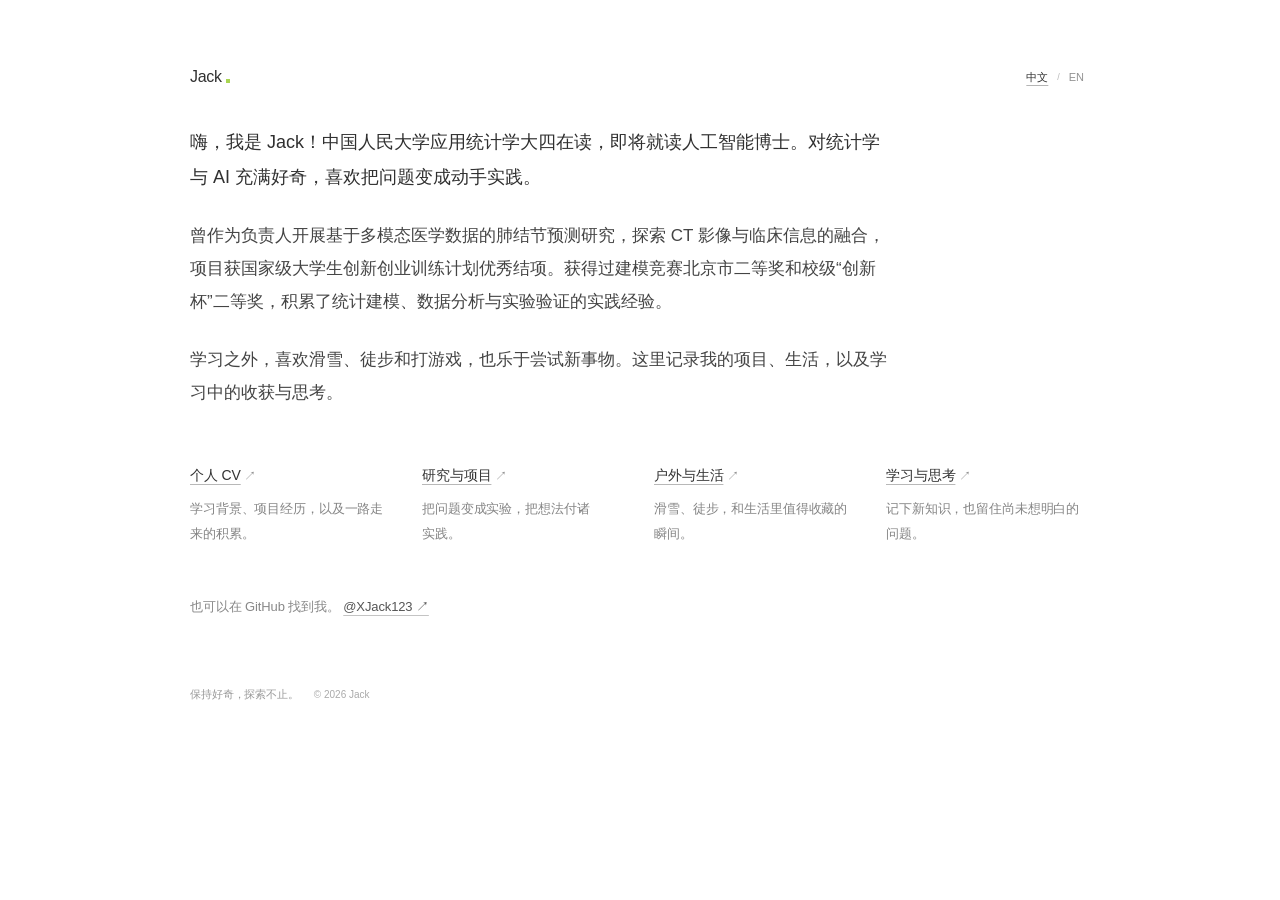
<file: index.html>
<!doctype html>
<html lang="zh-CN"><head><meta charset="utf-8"><meta name="viewport" content="width=device-width,initial-scale=1"><meta name="theme-color" content="#111111"><meta name="description" content="Jack 的个人空间：人工智能、项目实践、户外运动与生活记录。"><title>Jack</title><link rel="icon" href="./favicon.svg" type="image/svg+xml"><link rel="stylesheet" href="./style.css"><link rel="stylesheet" href="./minimal.css?v=readability-20261016"></head><body data-page="home">
<a class="skip" href="#main"><span data-i18n="跳到正文">跳到正文</span></a><div class="preview-bar" id="preview-bar" hidden><span data-i18n="正在预览本机草稿 · 访客看到的仍是已发布版本">正在预览本机草稿 · 访客看到的仍是已发布版本</span> </div>
<header class="header wrap"><a class="brand" href="./index.html">Jack<span class="brand-dot"></span><small><span data-i18n="个人空间 / PERSONAL SPACE">个人空间 / PERSONAL SPACE</span></small></a><div class="language-switch" role="group" aria-label="Language / 语言"><button type="button" data-language="zh" lang="zh-CN" aria-label="使用中文">中文</button><span aria-hidden="true">/</span><button type="button" data-language="en" lang="en" aria-label="Use English">EN</button></div><button class="menu-toggle" aria-label="展开导航" aria-controls="main-nav" aria-expanded="false">☰</button><nav id="main-nav" aria-label="主要导航"><a href="./index.html" aria-current="page"><span data-i18n="首页">首页</span></a><a href="./about.html"><span data-i18n="个人 CV">个人 CV</span></a><a href="./projects.html"><span data-i18n="研究与项目">研究与项目</span></a><a href="./gallery.html"><span data-i18n="户外与生活">户外与生活</span></a><a href="./notes.html"><span data-i18n="学习与思考">学习与思考</span></a><a href="https://github.com/XJack123" target="_blank" rel="noopener noreferrer" class="github-link">GitHub ↗</a></nav></header>
<main id="main"><section class="intro-only wrap" aria-label="自我介绍"><div class="home-introduction" data-field="intro"><p>嗨，我是 Jack！中国人民大学应用统计学大四在读，已保研人工智能博士。对统计学与 AI 充满好奇，喜欢把问题变成动手实践。</p><p>科研中，我曾作为负责人开展基于多模态医学数据的肺结节预测研究，探索 CT 影像与临床信息的融合，项目获国家级大学生创新创业训练计划优秀结项。竞赛中，我获得过建模竞赛北京市二等奖和校级“创新杯”二等奖，积累了统计建模、数据分析与实验验证的实践经验。</p><p>学习之外，喜欢滑雪、徒步和打游戏，也乐于尝试新事物。这里记录我的项目、生活，以及学习中的收获与思考。</p></div><div class="module-buttons" aria-label="进入不同模块"><a href="./about.html" class="module-entry"><span class="module-title" data-i18n="个人 CV">个人 CV</span><span class="module-arrow" aria-hidden="true"> ↗</span><span class="module-description" data-i18n="学习背景、项目经历，以及一路走来的积累。">学习背景、项目经历，以及一路走来的积累。</span></a><a href="./projects.html" class="module-entry"><span class="module-title" data-i18n="研究与项目">研究与项目</span><span class="module-arrow" aria-hidden="true"> ↗</span><span class="module-description" data-i18n="把问题变成实验，把想法付诸实践。">把问题变成实验，把想法付诸实践。</span></a><a href="./gallery.html" class="module-entry"><span class="module-title" data-i18n="户外与生活">户外与生活</span><span class="module-arrow" aria-hidden="true"> ↗</span><span class="module-description" data-i18n="滑雪、徒步，和生活里值得收藏的瞬间。">滑雪、徒步，和生活里值得收藏的瞬间。</span></a><a href="./notes.html" class="module-entry"><span class="module-title" data-i18n="学习与思考">学习与思考</span><span class="module-arrow" aria-hidden="true"> ↗</span><span class="module-description" data-i18n="记下新知识，也留住尚未想明白的问题。">记下新知识，也留住尚未想明白的问题。</span></a></div><p class="home-connect"><span data-i18n="也可以在 GitHub 找到我。">也可以在 GitHub 找到我。</span> <a href="https://github.com/XJack123" target="_blank" rel="noopener noreferrer">@XJack123 ↗</a></p></section></main>
<footer class="footer wrap"><a href="./index.html" class="brand">Jack<span class="brand-dot"></span></a><span><span data-i18n="保持好奇，探索不止。">保持好奇，探索不止。</span><small>© <span id="year">2026</span> Jack</small></span></footer>
<dialog id="lightbox" class="lightbox"><button type="button" class="lightbox-close" aria-label="关闭照片">×</button><img alt=""><p></p></dialog>
<script src="./site-data.js?v=cv-20261016"></script><script src="./core.js"></script><script src="./i18n.js?v=cv-20261016"></script><script src="./script.js?v=Jack-20261015-r2"></script></body></html>
</file>
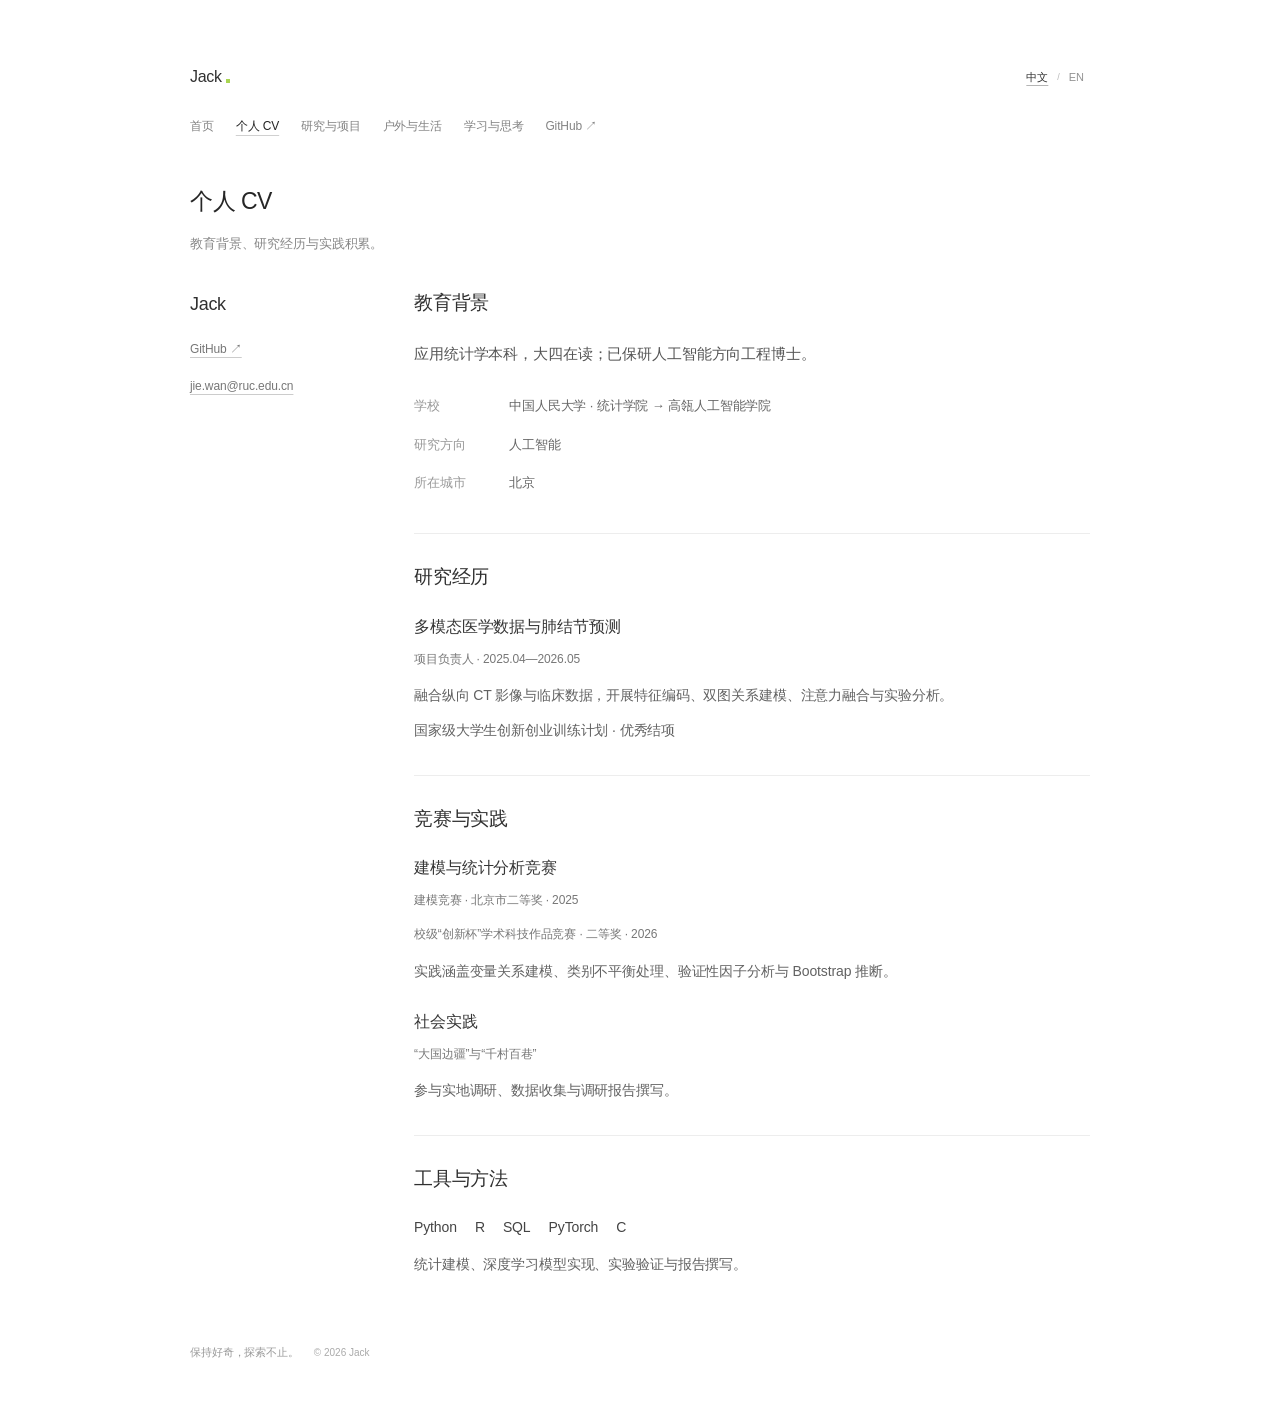
<file: about.html>
<!doctype html>
<html lang="zh-CN"><head><meta charset="utf-8"><meta name="viewport" content="width=device-width,initial-scale=1"><meta name="theme-color" content="#111111"><meta name="description" content="Jack 的个人空间：人工智能、项目实践、户外运动与生活记录。"><title>个人 CV — Jack</title><link rel="icon" href="./favicon.svg" type="image/svg+xml"><link rel="stylesheet" href="./style.css"><link rel="stylesheet" href="./minimal.css?v=readability-20261016"></head><body data-page="about">
<a class="skip" href="#main"><span data-i18n="跳到正文">跳到正文</span></a><div class="preview-bar" id="preview-bar" hidden><span data-i18n="正在预览本机草稿 · 访客看到的仍是已发布版本">正在预览本机草稿 · 访客看到的仍是已发布版本</span> </div>
<header class="header wrap"><a class="brand" href="./index.html">Jack<span class="brand-dot"></span><small><span data-i18n="个人空间 / PERSONAL SPACE">个人空间 / PERSONAL SPACE</span></small></a><div class="language-switch" role="group" aria-label="Language / 语言"><button type="button" data-language="zh" lang="zh-CN" aria-label="使用中文">中文</button><span aria-hidden="true">/</span><button type="button" data-language="en" lang="en" aria-label="Use English">EN</button></div><button class="menu-toggle" aria-label="展开导航" aria-controls="main-nav" aria-expanded="false">☰</button><nav id="main-nav" aria-label="主要导航"><a href="./index.html"><span data-i18n="首页">首页</span></a><a href="./about.html" aria-current="page"><span data-i18n="个人 CV">个人 CV</span></a><a href="./projects.html"><span data-i18n="研究与项目">研究与项目</span></a><a href="./gallery.html"><span data-i18n="户外与生活">户外与生活</span></a><a href="./notes.html"><span data-i18n="学习与思考">学习与思考</span></a><a href="https://github.com/XJack123" target="_blank" rel="noopener noreferrer" class="github-link">GitHub ↗</a></nav></header>
<main id="main">
<section class="page-heading wrap"><p class="mono eyebrow">01 / CURRICULUM VITAE</p><h1 data-i18n="个人 CV">个人 CV</h1><p><span data-i18n="教育背景、研究经历与实践积累。">教育背景、研究经历与实践积累。</span></p></section>
<section class="about-layout wrap">
<aside class="identity-card"><div class="avatar" id="avatar"><span>J<span class="lime">.</span></span></div><h2 data-field="name">Jack</h2><a id="about-github" href="https://github.com/XJack123" target="_blank" rel="noopener noreferrer">GitHub ↗</a><a id="email-link" hidden></a></aside>
<div class="about-text">
<section class="cv-section" aria-labelledby="cv-education"><h2 id="cv-education"><span data-i18n="教育背景">教育背景</span></h2><div class="prose" data-field="bio">应用统计学本科，大四在读；已保研人工智能方向工程博士。</div><dl class="profile-details" id="profile-details"></dl></section>
<section class="cv-section" aria-labelledby="cv-research"><h2 id="cv-research"><span data-i18n="研究经历">研究经历</span></h2><article><h3><span data-i18n="多模态医学数据与肺结节预测">多模态医学数据与肺结节预测</span></h3><p class="cv-meta"><span data-i18n="项目负责人 · 2025.04—2026.05">项目负责人 · 2025.04—2026.05</span></p><p><span data-i18n="融合纵向 CT 影像与临床数据，开展特征编码、双图关系建模、注意力融合与实验分析。">融合纵向 CT 影像与临床数据，开展特征编码、双图关系建模、注意力融合与实验分析。</span></p><p><span data-i18n="国家级大学生创新创业训练计划 · 优秀结项">国家级大学生创新创业训练计划 · 优秀结项</span></p></article></section>
<section class="cv-section" aria-labelledby="cv-practice"><h2 id="cv-practice"><span data-i18n="竞赛与实践">竞赛与实践</span></h2><article><h3><span data-i18n="建模与统计分析竞赛">建模与统计分析竞赛</span></h3><p class="cv-meta"><span data-i18n="建模竞赛 · 北京市二等奖 · 2025">建模竞赛 · 北京市二等奖 · 2025</span></p><p class="cv-meta"><span data-i18n="校级“创新杯”学术科技作品竞赛 · 二等奖 · 2026">校级“创新杯”学术科技作品竞赛 · 二等奖 · 2026</span></p><p><span data-i18n="实践涵盖变量关系建模、类别不平衡处理、验证性因子分析与 Bootstrap 推断。">实践涵盖变量关系建模、类别不平衡处理、验证性因子分析与 Bootstrap 推断。</span></p></article><article><h3><span data-i18n="社会实践">社会实践</span></h3><p class="cv-meta"><span data-i18n="“大国边疆”与“千村百巷”">“大国边疆”与“千村百巷”</span></p><p><span data-i18n="参与实地调研、数据收集与调研报告撰写。">参与实地调研、数据收集与调研报告撰写。</span></p></article></section>
<section class="cv-section" aria-labelledby="cv-skills"><h2 id="cv-skills"><span data-i18n="工具与方法">工具与方法</span></h2><ul class="cv-tools" aria-label="工具"><li>Python</li><li>R</li><li>SQL</li><li>PyTorch</li><li>C</li></ul><p><span data-i18n="统计建模、深度学习模型实现、实验验证与报告撰写。">统计建模、深度学习模型实现、实验验证与报告撰写。</span></p></section>
</div></section></main>
<footer class="footer wrap"><a href="./index.html" class="brand">Jack<span class="brand-dot"></span></a><span><span data-i18n="保持好奇，探索不止。">保持好奇，探索不止。</span><small>© <span id="year">2026</span> Jack</small></span></footer>
<dialog id="lightbox" class="lightbox"><button type="button" class="lightbox-close" aria-label="关闭照片">×</button><img alt=""><p></p></dialog>
<script src="./site-data.js?v=cv-20261016"></script><script src="./core.js"></script><script src="./i18n.js?v=cv-20261016"></script><script src="./script.js?v=Jack-20261015-r2"></script></body></html>
</file>
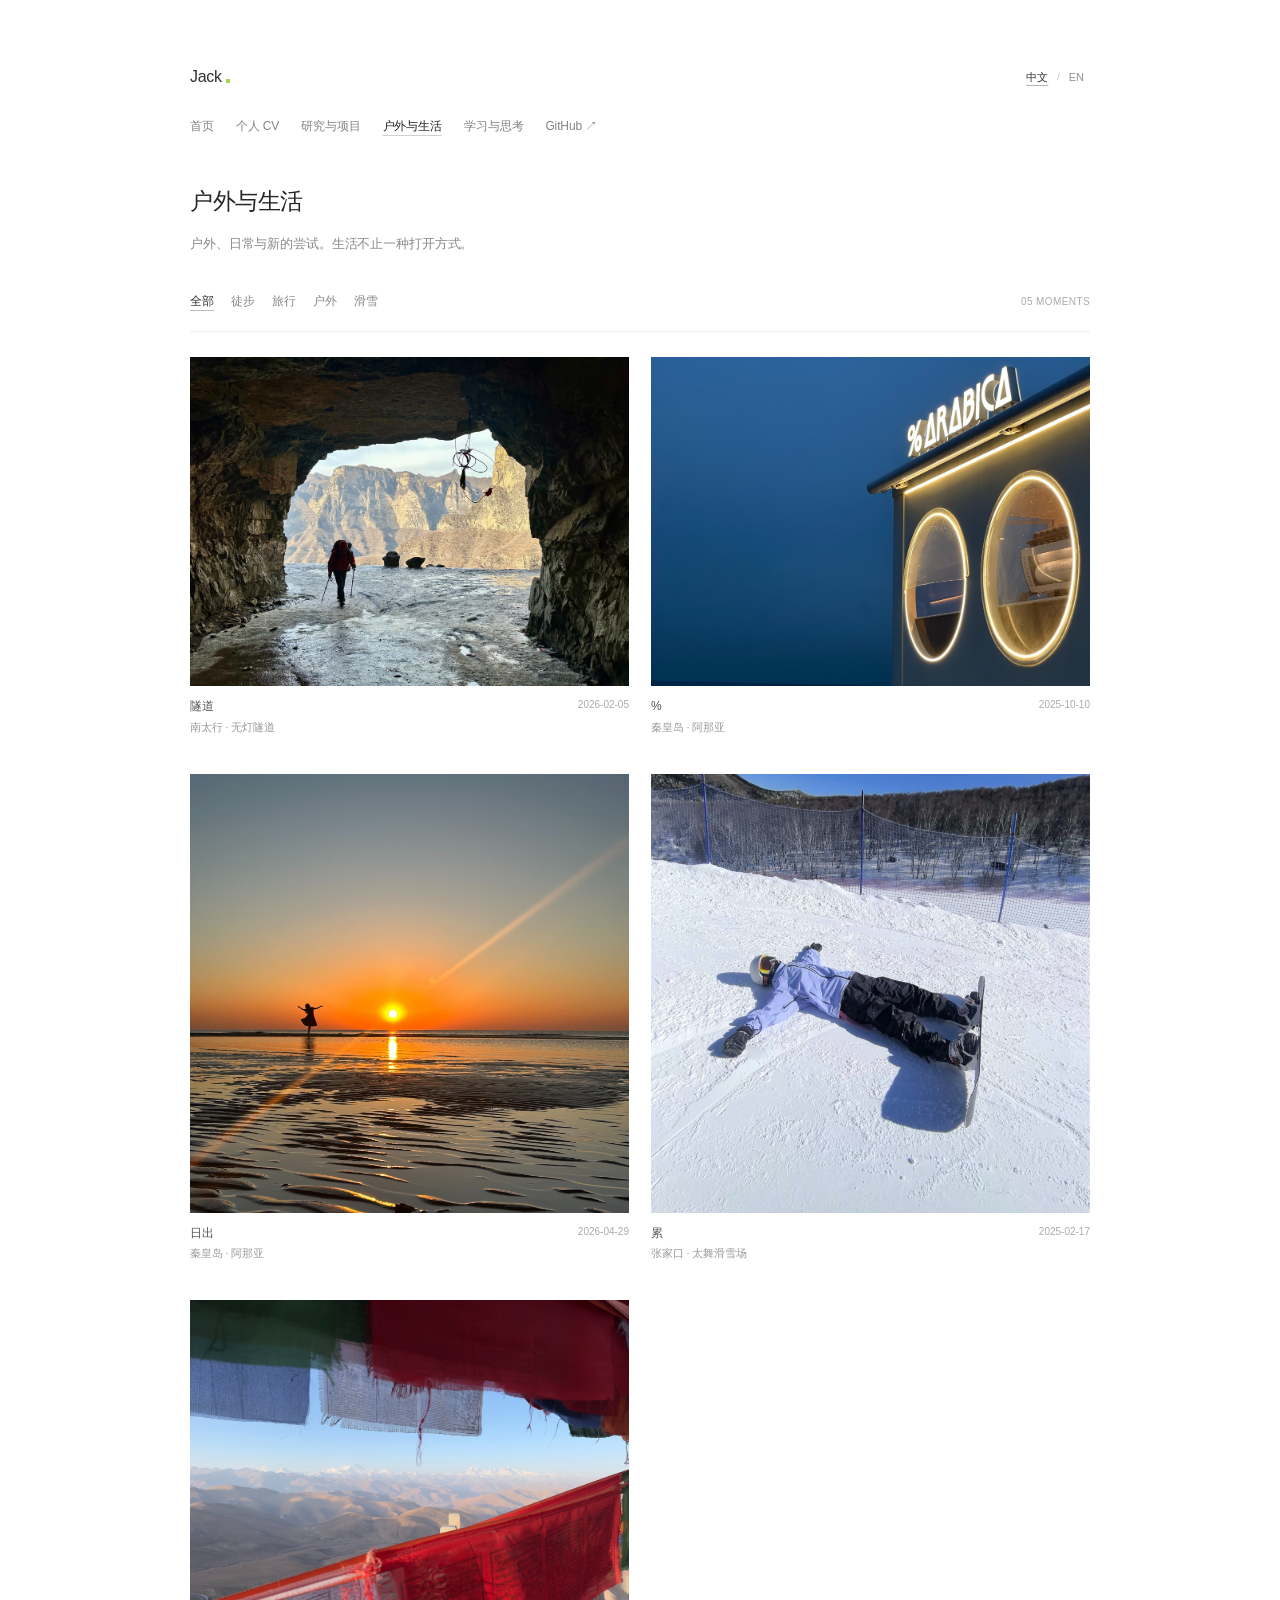
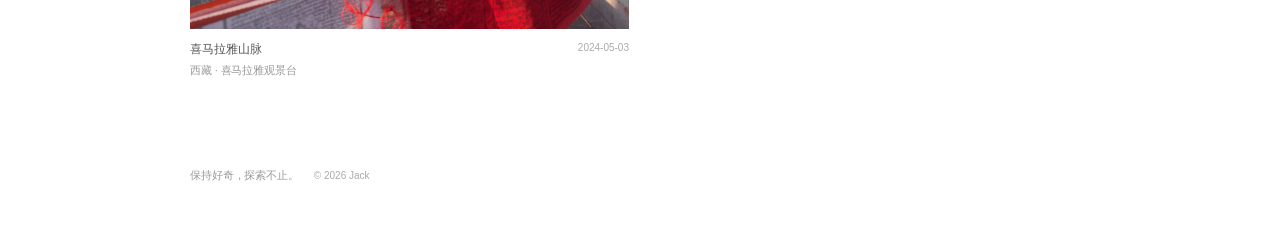
<file: gallery.html>
<!doctype html>
<html lang="zh-CN"><head><meta charset="utf-8"><meta name="viewport" content="width=device-width,initial-scale=1"><meta name="theme-color" content="#111111"><meta name="description" content="Jack 的个人空间：人工智能、项目实践、户外运动与生活记录。"><title>户外与生活 — Jack</title><link rel="icon" href="./favicon.svg" type="image/svg+xml"><link rel="stylesheet" href="./style.css"><link rel="stylesheet" href="./minimal.css"></head><body data-page="gallery">
<a class="skip" href="#main"><span data-i18n="跳到正文">跳到正文</span></a><div class="preview-bar" id="preview-bar" hidden><span data-i18n="正在预览本机草稿 · 访客看到的仍是已发布版本">正在预览本机草稿 · 访客看到的仍是已发布版本</span> </div>
<header class="header wrap"><a class="brand" href="./index.html">Jack<span class="brand-dot"></span><small><span data-i18n="个人空间 / PERSONAL SPACE">个人空间 / PERSONAL SPACE</span></small></a><div class="language-switch" role="group" aria-label="Language / 语言"><button type="button" data-language="zh" lang="zh-CN" aria-label="使用中文">中文</button><span aria-hidden="true">/</span><button type="button" data-language="en" lang="en" aria-label="Use English">EN</button></div><button class="menu-toggle" aria-label="展开导航" aria-controls="main-nav" aria-expanded="false">☰</button><nav id="main-nav" aria-label="主要导航"><a href="./index.html"><span data-i18n="首页">首页</span></a><a href="./about.html"><span data-i18n="个人 CV">个人 CV</span></a><a href="./projects.html"><span data-i18n="研究与项目">研究与项目</span></a><a href="./gallery.html" aria-current="page"><span data-i18n="户外与生活">户外与生活</span></a><a href="./notes.html"><span data-i18n="学习与思考">学习与思考</span></a><a href="https://github.com/XJack123" target="_blank" rel="noopener noreferrer" class="github-link">GitHub ↗</a></nav></header>
<main id="main"><section class="page-heading wrap"><p class="mono eyebrow">03 / OUTDOORS & LIFE</p><h1 data-i18n="户外与生活">户外与生活</h1><p><span data-i18n="户外、日常与新的尝试。生活不止一种打开方式。">户外、日常与新的尝试。生活不止一种打开方式。</span></p></section><section class="collection wrap"><div class="collection-toolbar"><div class="filters" id="photo-filters" aria-label="按分类筛选照片"></div><span class="mono count" id="photo-count"></span></div><div class="photo-grid" id="photo-grid"></div><div class="empty-state gallery-empty" id="photos-empty"><svg viewBox="0 0 300 150" aria-hidden="true"><path d="M15 138L106 30L176 118L222 66L290 138"/><circle cx="235" cy="32" r="15"/></svg><p class="mono">MORE MOMENTS TO COME</p><h2><span data-i18n="给下一次出发，留一个位置。">给下一次出发，留一个位置。</span></h2><p><span data-i18n="这里等待着第一张属于我的照片。">这里等待着第一张属于我的照片。</span></p></div></section></main>
<footer class="footer wrap"><a href="./index.html" class="brand">Jack<span class="brand-dot"></span></a><span><span data-i18n="保持好奇，探索不止。">保持好奇，探索不止。</span><small>© <span id="year">2026</span> Jack</small></span></footer>
<dialog id="lightbox" class="lightbox"><button type="button" class="lightbox-close" aria-label="关闭照片">×</button><img alt=""><p></p></dialog>
<script src="./site-data.js?v=research-20261015"></script><script src="./core.js?v=photos-20261016"></script><script src="./i18n.js?v=Jack-20261015-r2"></script><script src="./script.js?v=photos-20261016"></script></body></html>
</file>
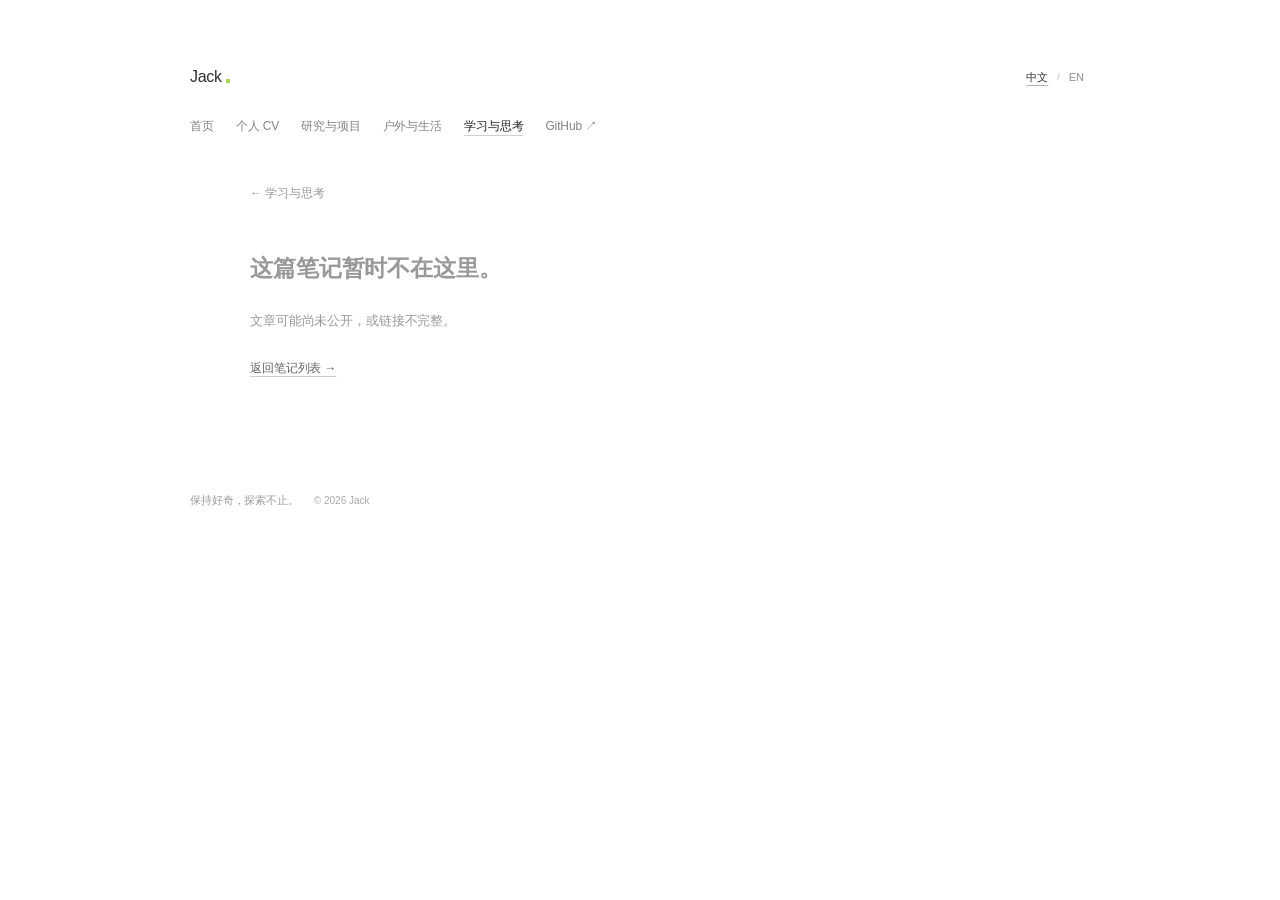
<file: note.html>
<!doctype html>
<html lang="zh-CN"><head><meta charset="utf-8"><meta name="viewport" content="width=device-width,initial-scale=1"><meta name="theme-color" content="#111111"><meta name="description" content="Jack 的个人空间：人工智能、项目实践、户外运动与生活记录。"><title>笔记详情 — Jack</title><link rel="icon" href="./favicon.svg" type="image/svg+xml"><link rel="stylesheet" href="./style.css"><link rel="stylesheet" href="./minimal.css"></head><body data-page="note">
<a class="skip" href="#main"><span data-i18n="跳到正文">跳到正文</span></a><div class="preview-bar" id="preview-bar" hidden><span data-i18n="正在预览本机草稿 · 访客看到的仍是已发布版本">正在预览本机草稿 · 访客看到的仍是已发布版本</span> </div>
<header class="header wrap"><a class="brand" href="./index.html">Jack<span class="brand-dot"></span><small><span data-i18n="个人空间 / PERSONAL SPACE">个人空间 / PERSONAL SPACE</span></small></a><div class="language-switch" role="group" aria-label="Language / 语言"><button type="button" data-language="zh" lang="zh-CN" aria-label="使用中文">中文</button><span aria-hidden="true">/</span><button type="button" data-language="en" lang="en" aria-label="Use English">EN</button></div><button class="menu-toggle" aria-label="展开导航" aria-controls="main-nav" aria-expanded="false">☰</button><nav id="main-nav" aria-label="主要导航"><a href="./index.html"><span data-i18n="首页">首页</span></a><a href="./about.html"><span data-i18n="个人 CV">个人 CV</span></a><a href="./projects.html"><span data-i18n="研究与项目">研究与项目</span></a><a href="./gallery.html"><span data-i18n="户外与生活">户外与生活</span></a><a href="./notes.html" aria-current="page"><span data-i18n="学习与思考">学习与思考</span></a><a href="https://github.com/XJack123" target="_blank" rel="noopener noreferrer" class="github-link">GitHub ↗</a></nav></header>
<main id="main"><section class="wrap note-detail"><a class="back-link" href="./notes.html" data-i18n="← 学习与思考">← 学习与思考</a><article id="note-detail"></article><div class="empty-state" id="note-missing" hidden><h1 data-i18n="这篇笔记暂时不在这里。">这篇笔记暂时不在这里。</h1><p data-i18n="文章可能尚未公开，或链接不完整。">文章可能尚未公开，或链接不完整。</p><a class="button accent" href="./notes.html" data-i18n="返回笔记列表 →">返回笔记列表 →</a></div></section></main>
<footer class="footer wrap"><a href="./index.html" class="brand">Jack<span class="brand-dot"></span></a><span><span data-i18n="保持好奇，探索不止。">保持好奇，探索不止。</span><small>© <span id="year">2026</span> Jack</small></span></footer>
<dialog id="lightbox" class="lightbox"><button type="button" class="lightbox-close" aria-label="关闭照片">×</button><img alt=""><p></p></dialog>
<script src="./site-data.js?v=research-20261015"></script><script src="./core.js"></script><script src="./i18n.js?v=Jack-20261015-r2"></script><script src="./script.js?v=Jack-20261015-r2"></script></body></html>
</file>
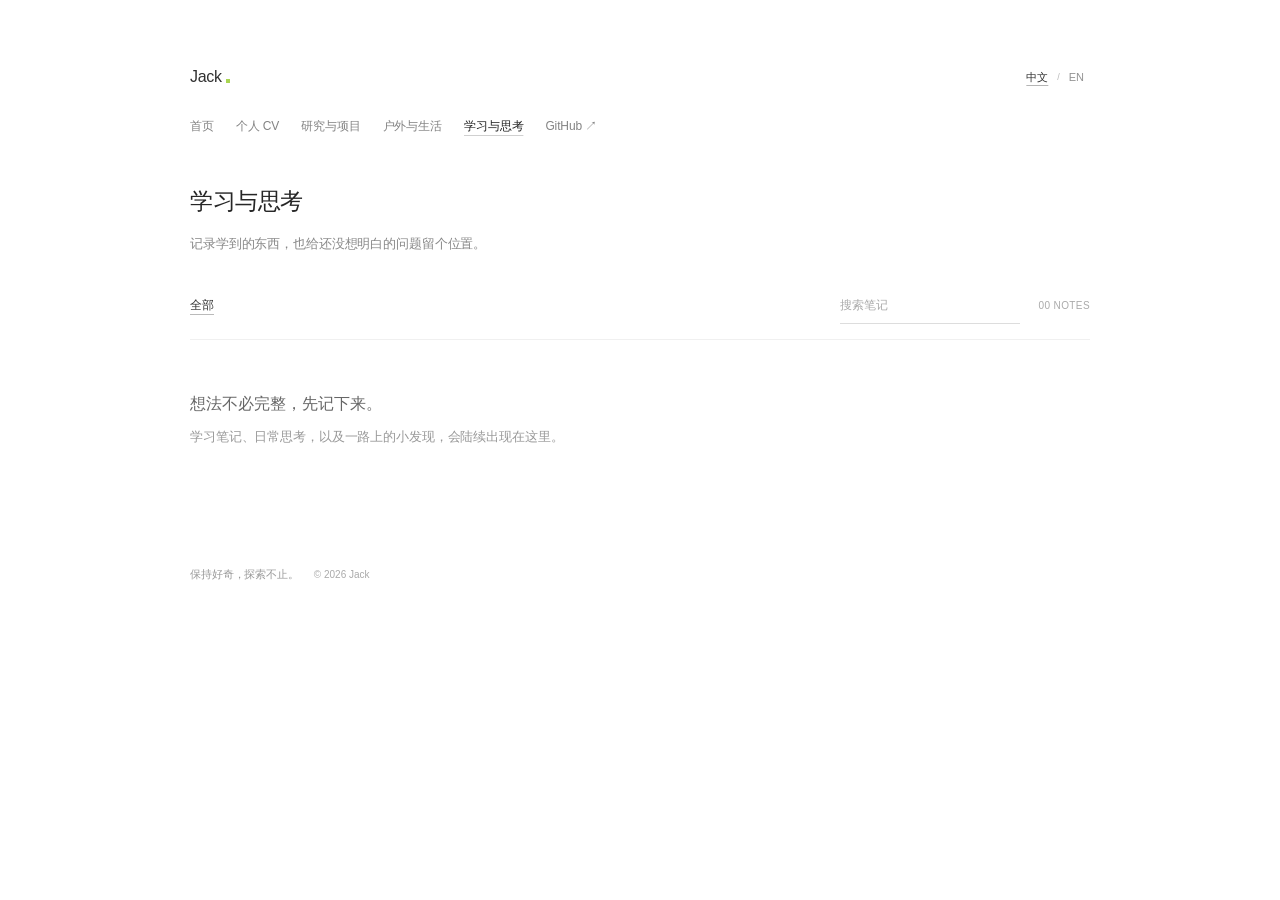
<file: notes.html>
<!doctype html>
<html lang="zh-CN"><head><meta charset="utf-8"><meta name="viewport" content="width=device-width,initial-scale=1"><meta name="theme-color" content="#111111"><meta name="description" content="Jack 的个人空间：人工智能、项目实践、户外运动与生活记录。"><title>学习与思考 — Jack</title><link rel="icon" href="./favicon.svg" type="image/svg+xml"><link rel="stylesheet" href="./style.css"><link rel="stylesheet" href="./minimal.css"></head><body data-page="notes">
<a class="skip" href="#main"><span data-i18n="跳到正文">跳到正文</span></a><div class="preview-bar" id="preview-bar" hidden><span data-i18n="正在预览本机草稿 · 访客看到的仍是已发布版本">正在预览本机草稿 · 访客看到的仍是已发布版本</span> </div>
<header class="header wrap"><a class="brand" href="./index.html">Jack<span class="brand-dot"></span><small><span data-i18n="个人空间 / PERSONAL SPACE">个人空间 / PERSONAL SPACE</span></small></a><div class="language-switch" role="group" aria-label="Language / 语言"><button type="button" data-language="zh" lang="zh-CN" aria-label="使用中文">中文</button><span aria-hidden="true">/</span><button type="button" data-language="en" lang="en" aria-label="Use English">EN</button></div><button class="menu-toggle" aria-label="展开导航" aria-controls="main-nav" aria-expanded="false">☰</button><nav id="main-nav" aria-label="主要导航"><a href="./index.html"><span data-i18n="首页">首页</span></a><a href="./about.html"><span data-i18n="个人 CV">个人 CV</span></a><a href="./projects.html"><span data-i18n="研究与项目">研究与项目</span></a><a href="./gallery.html"><span data-i18n="户外与生活">户外与生活</span></a><a href="./notes.html" aria-current="page"><span data-i18n="学习与思考">学习与思考</span></a><a href="https://github.com/XJack123" target="_blank" rel="noopener noreferrer" class="github-link">GitHub ↗</a></nav></header>
<main id="main"><section class="page-heading wrap"><p class="mono eyebrow">04 / NOTES & THOUGHTS</p><h1 data-i18n="学习与思考">学习与思考</h1><p data-i18n="记录学到的东西，也给还没想明白的问题留个位置。">记录学到的东西，也给还没想明白的问题留个位置。</p></section><section class="collection wrap"><div class="collection-toolbar notes-toolbar"><div class="filters" id="note-filters" aria-label="按分类筛选文章"></div><label class="note-search"><span class="sr-only" data-i18n="搜索笔记">搜索笔记</span><input id="note-search" type="search" placeholder="搜索笔记" autocomplete="off"></label><span class="mono count" id="note-count"></span></div><div class="notes-list" id="notes-list"></div><div class="empty-state" id="notes-empty"><span class="empty-glyph">[ … ]</span><p class="mono">LEARN. QUESTION. REFLECT.</p><h2 data-i18n="想法不必完整，先记下来。">想法不必完整，先记下来。</h2><p data-i18n="学习笔记、日常思考，以及一路上的小发现，会陆续出现在这里。">学习笔记、日常思考，以及一路上的小发现，会陆续出现在这里。</p></div><div class="empty-state" id="notes-no-results" hidden><h2 data-i18n="暂时没有匹配的笔记。">暂时没有匹配的笔记。</h2><p data-i18n="试试其他关键词，或切换分类。">试试其他关键词，或切换分类。</p></div></section></main>
<footer class="footer wrap"><a href="./index.html" class="brand">Jack<span class="brand-dot"></span></a><span><span data-i18n="保持好奇，探索不止。">保持好奇，探索不止。</span><small>© <span id="year">2026</span> Jack</small></span></footer>
<dialog id="lightbox" class="lightbox"><button type="button" class="lightbox-close" aria-label="关闭照片">×</button><img alt=""><p></p></dialog>
<script src="./site-data.js?v=research-20261015"></script><script src="./core.js"></script><script src="./i18n.js?v=Jack-20261015-r2"></script><script src="./script.js?v=Jack-20261015-r2"></script></body></html>
</file>
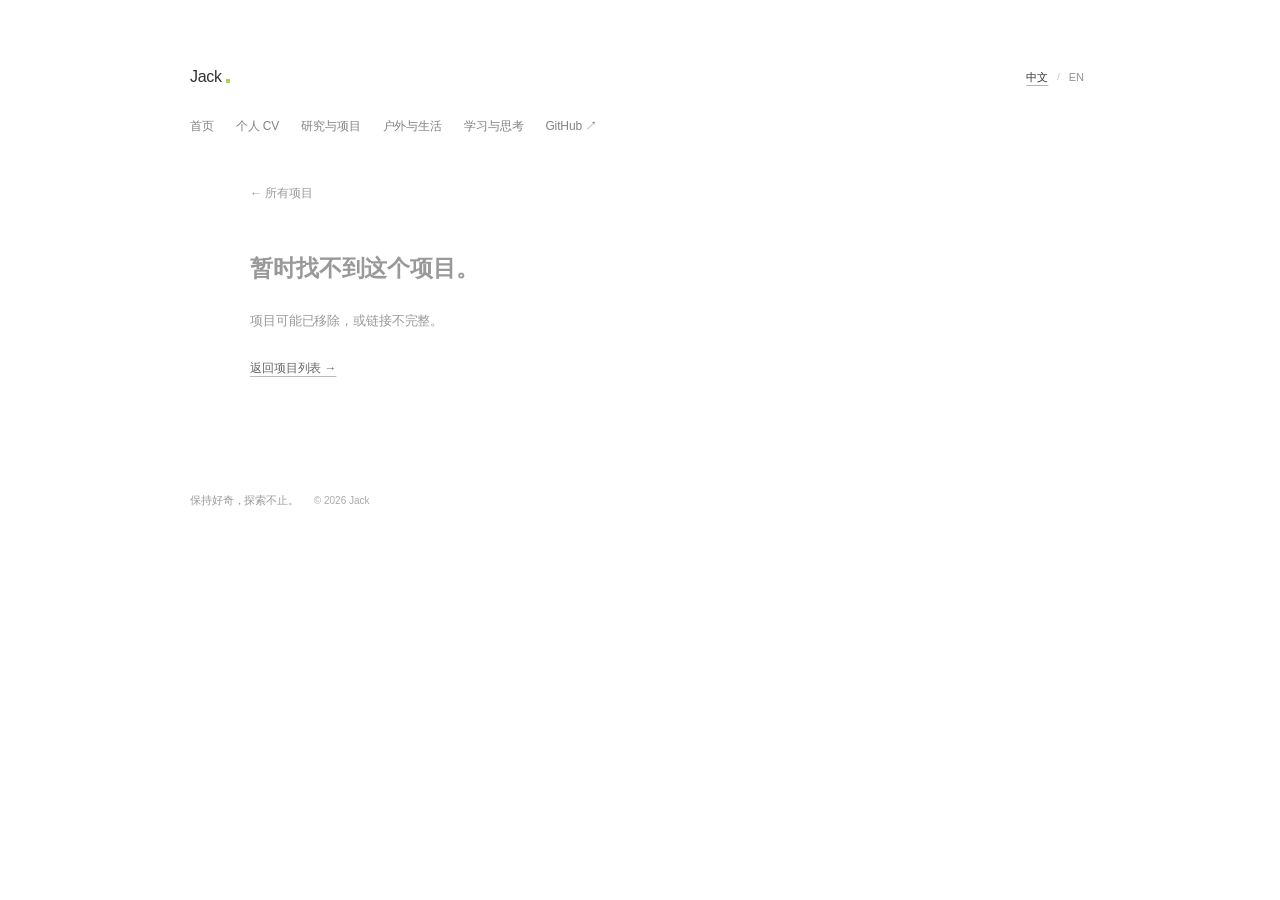
<file: project.html>
<!doctype html>
<html lang="zh-CN"><head><meta charset="utf-8"><meta name="viewport" content="width=device-width,initial-scale=1"><meta name="theme-color" content="#111111"><meta name="description" content="Jack 的个人空间：人工智能、项目实践、户外运动与生活记录。"><title>项目详情 — Jack</title><link rel="icon" href="./favicon.svg" type="image/svg+xml"><link rel="stylesheet" href="./style.css"><link rel="stylesheet" href="./minimal.css"></head><body data-page="project">
<a class="skip" href="#main"><span data-i18n="跳到正文">跳到正文</span></a><div class="preview-bar" id="preview-bar" hidden><span data-i18n="正在预览本机草稿 · 访客看到的仍是已发布版本">正在预览本机草稿 · 访客看到的仍是已发布版本</span> </div>
<header class="header wrap"><a class="brand" href="./index.html">Jack<span class="brand-dot"></span><small><span data-i18n="个人空间 / PERSONAL SPACE">个人空间 / PERSONAL SPACE</span></small></a><div class="language-switch" role="group" aria-label="Language / 语言"><button type="button" data-language="zh" lang="zh-CN" aria-label="使用中文">中文</button><span aria-hidden="true">/</span><button type="button" data-language="en" lang="en" aria-label="Use English">EN</button></div><button class="menu-toggle" aria-label="展开导航" aria-controls="main-nav" aria-expanded="false">☰</button><nav id="main-nav" aria-label="主要导航"><a href="./index.html"><span data-i18n="首页">首页</span></a><a href="./about.html"><span data-i18n="个人 CV">个人 CV</span></a><a href="./projects.html"><span data-i18n="研究与项目">研究与项目</span></a><a href="./gallery.html"><span data-i18n="户外与生活">户外与生活</span></a><a href="./notes.html"><span data-i18n="学习与思考">学习与思考</span></a><a href="https://github.com/XJack123" target="_blank" rel="noopener noreferrer" class="github-link">GitHub ↗</a></nav></header>
<main id="main"><section class="wrap project-detail"><a class="back-link" href="./projects.html"><span data-i18n="← 所有项目">← 所有项目</span></a><article id="project-detail"></article><div class="empty-state" id="project-missing" hidden><h1><span data-i18n="暂时找不到这个项目。">暂时找不到这个项目。</span></h1><p><span data-i18n="项目可能已移除，或链接不完整。">项目可能已移除，或链接不完整。</span></p><a class="button accent" href="./projects.html"><span data-i18n="返回项目列表 →">返回项目列表 →</span></a></div></section></main>
<footer class="footer wrap"><a href="./index.html" class="brand">Jack<span class="brand-dot"></span></a><span><span data-i18n="保持好奇，探索不止。">保持好奇，探索不止。</span><small>© <span id="year">2026</span> Jack</small></span></footer>
<dialog id="lightbox" class="lightbox"><button type="button" class="lightbox-close" aria-label="关闭照片">×</button><img alt=""><p></p></dialog>
<script src="./site-data.js?v=research-20261015"></script><script src="./core.js"></script><script src="./i18n.js?v=Jack-20261015-r2"></script><script src="./script.js?v=Jack-20261015-r2"></script></body></html>
</file>
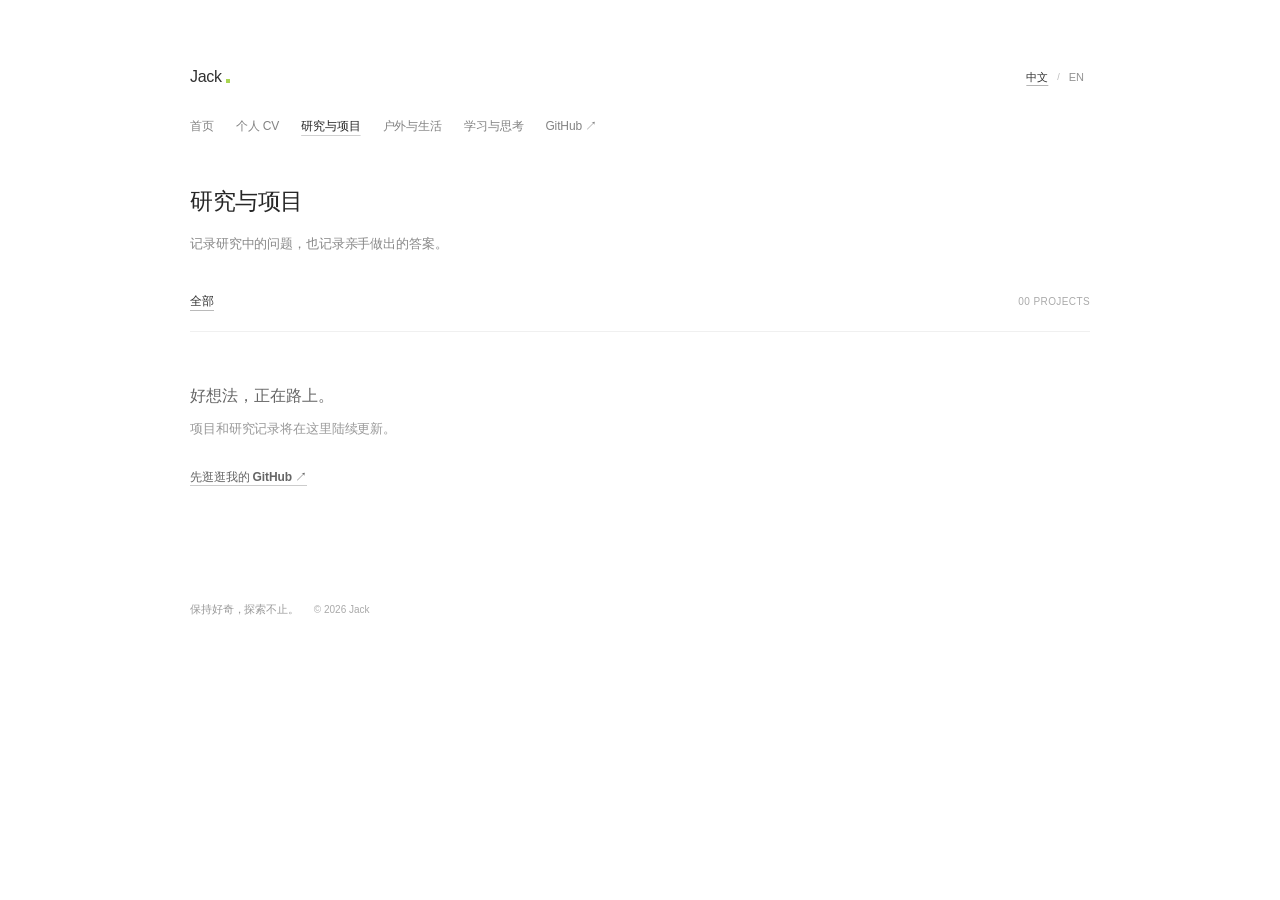
<file: projects.html>
<!doctype html>
<html lang="zh-CN"><head><meta charset="utf-8"><meta name="viewport" content="width=device-width,initial-scale=1"><meta name="theme-color" content="#111111"><meta name="description" content="Jack 的个人空间：人工智能、项目实践、户外运动与生活记录。"><title>研究与项目 — Jack</title><link rel="icon" href="./favicon.svg" type="image/svg+xml"><link rel="stylesheet" href="./style.css"><link rel="stylesheet" href="./minimal.css"></head><body data-page="projects">
<a class="skip" href="#main"><span data-i18n="跳到正文">跳到正文</span></a><div class="preview-bar" id="preview-bar" hidden><span data-i18n="正在预览本机草稿 · 访客看到的仍是已发布版本">正在预览本机草稿 · 访客看到的仍是已发布版本</span> </div>
<header class="header wrap"><a class="brand" href="./index.html">Jack<span class="brand-dot"></span><small><span data-i18n="个人空间 / PERSONAL SPACE">个人空间 / PERSONAL SPACE</span></small></a><div class="language-switch" role="group" aria-label="Language / 语言"><button type="button" data-language="zh" lang="zh-CN" aria-label="使用中文">中文</button><span aria-hidden="true">/</span><button type="button" data-language="en" lang="en" aria-label="Use English">EN</button></div><button class="menu-toggle" aria-label="展开导航" aria-controls="main-nav" aria-expanded="false">☰</button><nav id="main-nav" aria-label="主要导航"><a href="./index.html"><span data-i18n="首页">首页</span></a><a href="./about.html"><span data-i18n="个人 CV">个人 CV</span></a><a href="./projects.html" aria-current="page"><span data-i18n="研究与项目">研究与项目</span></a><a href="./gallery.html"><span data-i18n="户外与生活">户外与生活</span></a><a href="./notes.html"><span data-i18n="学习与思考">学习与思考</span></a><a href="https://github.com/XJack123" target="_blank" rel="noopener noreferrer" class="github-link">GitHub ↗</a></nav></header>
<main id="main"><section class="page-heading wrap"><p class="mono eyebrow">02 / RESEARCH & PROJECTS</p><h1 data-i18n="研究与项目">研究与项目</h1><p><span data-i18n="记录研究中的问题，也记录亲手做出的答案。">记录研究中的问题，也记录亲手做出的答案。</span></p></section><section class="collection wrap"><div class="collection-toolbar"><div class="filters" id="project-filters" aria-label="按标签筛选项目"></div><span class="mono count" id="project-count"></span></div><div id="project-grid" class="project-grid"></div><div class="empty-state" id="projects-empty"><span class="empty-glyph">[ / ]</span><p class="mono">THE NEXT IDEA STARTS HERE</p><h2><span data-i18n="好想法，正在路上。">好想法，正在路上。</span></h2><p><span data-i18n="项目和研究记录将在这里陆续更新。">项目和研究记录将在这里陆续更新。</span></p><a href="https://github.com/XJack123" target="_blank" rel="noopener noreferrer" class="button outline"><span data-i18n="先逛逛我的 GitHub ↗">先逛逛我的 GitHub ↗</span></a></div></section></main>
<footer class="footer wrap"><a href="./index.html" class="brand">Jack<span class="brand-dot"></span></a><span><span data-i18n="保持好奇，探索不止。">保持好奇，探索不止。</span><small>© <span id="year">2026</span> Jack</small></span></footer>
<dialog id="lightbox" class="lightbox"><button type="button" class="lightbox-close" aria-label="关闭照片">×</button><img alt=""><p></p></dialog>
<script src="./site-data.js?v=research-20261015"></script><script src="./core.js"></script><script src="./i18n.js?v=Jack-20261015-r2"></script><script src="./script.js?v=Jack-20261015-r2"></script></body></html>
</file>
<file: style.css>
:root{--bg:#f2f2f2;--paper:#fbfbfb;--ink:#181818;--muted:#787878;--line:#d5d5d5;--accent:#c4f35a;--dark:#181818;--radius:3px}*{box-sizing:border-box}html{scroll-behavior:smooth}body{margin:0;background:var(--bg);color:var(--ink);font-family:-apple-system,BlinkMacSystemFont,"Segoe UI","PingFang SC","Microsoft YaHei",sans-serif;-webkit-font-smoothing:antialiased}a{color:inherit;text-decoration:none}button,input,select,textarea{font:inherit}button,a,input,textarea,select{-webkit-tap-highlight-color:transparent}button{cursor:pointer}a:focus-visible,button:focus-visible,input:focus-visible,textarea:focus-visible,select:focus-visible{outline:2px solid #6e8b2e;outline-offset:4px}img{max-width:100%;display:block}[hidden]{display:none!important}.wrap{width:min(1280px,89%);margin-inline:auto}.mono{font-family:"SFMono-Regular",Consolas,"Liberation Mono",monospace;font-size:10px;letter-spacing:1.2px;font-weight:400}.lime{color:var(--accent)}.header{height:100px;border-bottom:1px solid var(--line);display:flex;align-items:center;justify-content:space-between;gap:24px}.brand{display:inline-flex;align-items:center;font-size:25px;font-weight:800;letter-spacing:-1.4px;white-space:nowrap}.brand-dot{width:7px;height:7px;background:var(--accent);border:1px solid #7d9b43;margin-left:5px;margin-top:12px}.brand small{font-size:9px;font-weight:400;color:var(--muted);letter-spacing:1px;margin-left:20px;padding-left:20px;border-left:1px solid var(--line)}nav{display:flex;gap:27px;align-items:center;font-size:12px}nav>a{position:relative;padding-block:12px}nav>a[aria-current]{font-weight:650}nav>a[aria-current]:after{content:"";width:5px;height:5px;border-radius:50%;background:#768f3f;position:absolute;bottom:1px;left:50%}nav>a:hover{color:#7b7b7b}.github-link{margin-left:10px}.menu-toggle{display:none}.home-hero{padding-top:26px}.hero-meta{display:flex;justify-content:space-between;color:#696969;font-size:9px}.hero-meta>span:first-child{display:flex;align-items:center;gap:9px}.live-dot{display:inline-block;width:6px;height:6px;background:#8aaa43;border-radius:50%;flex-shrink:0}.hero-layout{display:grid;grid-template-columns:1fr 1fr;gap:35px;align-items:center;min-height:535px;padding-block:28px}.hello{font-size:17px;margin-bottom:21px}.hero-copy h1{font-size:clamp(46px,5.6vw,78px);line-height:1.23;letter-spacing:-3.2px;font-weight:650;margin:0 0 26px;white-space:pre-line}.intro{font-size:14px;line-height:2.1;white-space:pre-line;color:#6c6c6c;max-width:440px;margin-bottom:30px}.button{padding:14px 21px;display:inline-flex;justify-content:space-between;align-items:center;gap:34px;font-size:12px;font-weight:550;border:1px solid transparent;border-radius:var(--radius);transition:background .2s,transform .2s}.button:hover{transform:translateY(-2px)}.accent{background:var(--accent);color:#242424}.accent:hover{background:#b5e645}.outline{border-color:var(--line);background:transparent}.outline:hover{background:#e7e7e7}.dark-button{background:#1a1a1a;color:white}.hero-art{position:relative;align-self:stretch;min-height:470px;background:var(--dark);overflow:hidden;color:#565656;isolation:isolate}.terrain{position:absolute;width:110%;height:110%;left:3%;top:-12%;transform:rotate(4deg)}.giant-jack{font-family:Arial,Helvetica,sans-serif;position:absolute;left:39px;bottom:56px;font-size:clamp(160px,20vw,285px);font-weight:750;line-height:.9;letter-spacing:-26px;color:var(--bg);mix-blend-mode:screen}.art-label{position:absolute;top:26px;left:27px;font-size:8px;color:#919191;z-index:1}.art-bottom{position:absolute;bottom:24px;left:27px;right:27px;display:flex;align-items:end;justify-content:space-between;line-height:1.7;font-size:8px;color:#a7a7a7}.cross{font-size:30px;line-height:1;color:var(--accent)}.hero-foot{border-top:1px solid var(--line);padding:18px 0;display:flex;justify-content:space-between;gap:15px}.hero-foot>span:last-child{font-size:11px;color:#7a7a7a}.hero-foot .mono{font-size:8px;color:#696969}.entry-section{padding-block:65px}.section-title{display:flex;gap:55px;align-items:center;margin-bottom:28px}.section-title>.mono{color:var(--muted)}h2{font-weight:550;font-size:27px;letter-spacing:-.6px}.section-title h2{margin:0;font-size:24px}.entry-grid{display:grid;grid-template-columns:repeat(3,1fr);gap:19px}.entry-card{padding:25px 26px 20px;background:#e9e9e9;border:1px solid transparent;display:flex;flex-direction:column;transition:transform .25s,border-color .25s}.entry-card:hover{transform:translateY(-5px);border-color:#989898}.entry-card:first-child{background:#e0e0e0}.entry-card:nth-child(2){background:#292929;color:#f1f1f1}.entry-top,.entry-bottom{display:flex;align-items:center;justify-content:space-between;font-size:8px;letter-spacing:1px}.entry-top>span:last-child{font-size:20px}.entry-art{height:140px;display:flex;justify-content:center;align-items:center}.code-art{font-size:67px;gap:17px;font-weight:250;color:#777777;letter-spacing:-6px}.code-art i{font-family:Georgia,serif;font-size:48px;font-weight:400;color:#272727}.mountain-art svg{width:225px;max-width:100%;fill:none;stroke:#a4a4a4;stroke-width:1.1}.mountain-art svg circle{fill:var(--accent);stroke:none}.star-art{font-size:117px;font-family:Georgia,serif;font-weight:400;line-height:1;color:#969696}.entry-card h3{font-size:22px;font-weight:550;margin:8px 0 11px}.entry-card p{font-size:12px;color:#7b7b7b;line-height:1.8;margin:0 0 24px}.gallery-entry p{color:#a5a5a5}.entry-bottom{border-top:1px solid #c7c7c7;padding-top:17px;margin-top:auto;color:#757575}.gallery-entry .entry-bottom{border-color:#525252;color:#b9b9b9}.now-section{border-top:1px solid var(--line);display:grid;grid-template-columns:1fr 2fr auto;gap:35px;padding-block:55px;align-items:center}.now-section>.mono{color:var(--muted)}.now-section p{font-size:28px;line-height:1.7;letter-spacing:-1px;margin:0}.now-section p span{border-bottom:3px solid var(--accent)}.round-link{border:1px solid #a7a7a7;border-radius:50%;width:55px;height:55px;display:grid;place-items:center;font-size:23px;transition:background .2s}.round-link:hover{background:var(--accent)}.footer{border-top:1px solid var(--line);display:flex;justify-content:space-between;align-items:center;padding-block:30px;gap:20px}.footer>span{color:#7b7b7b;font-size:11px}.footer small{font-size:8px;margin-left:30px;letter-spacing:1px}.admin-entry{font-size:10px;color:#7f7f7f}.page-heading{padding-block:65px 48px}.eyebrow{color:#808080;margin:0 0 22px}.page-heading h1{font-size:clamp(42px,5vw,67px);line-height:1.25;letter-spacing:-2px;font-weight:600;margin:0 0 23px}.page-heading h1 span{color:#8e8e8e}.page-heading>p:last-child{font-size:13px;line-height:1.9;color:#787878}.collection{padding-bottom:80px}.collection-toolbar{border-block:1px solid var(--line);padding-block:17px;display:flex;align-items:center;justify-content:space-between;gap:20px;margin-bottom:32px}.filters{display:flex;gap:8px;flex-wrap:wrap}.filter{font-size:11px;padding:9px 16px;border:1px solid transparent;border-radius:30px;background:transparent;color:#7b7b7b}.filter[aria-pressed=true]{background:#242424;color:#fff}.filter:hover{border-color:#b8b8b8}.count{font-size:9px;color:#818181}.empty-state{border:1px dashed #c8c8c8;min-height:340px;display:flex;flex-direction:column;align-items:center;justify-content:center;text-align:center;padding:40px 20px;color:#797979}.empty-glyph{font-family:Consolas,monospace;color:#9f9f9f;font-size:45px;font-weight:300;letter-spacing:-5px;margin-bottom:10px}.empty-state h2{font-size:22px;color:#555555;margin:10px 0}.empty-state p{font-size:12px;line-height:1.9}.empty-state .mono{font-size:8px}.empty-state .button{margin-top:12px}.gallery-empty svg{width:160px;height:90px;stroke:#878787;fill:none;stroke-width:1.3}.project-grid{display:grid;grid-template-columns:repeat(2,1fr);gap:24px}.project-card{border:1px solid var(--line);background:#f8f8f8;display:flex;flex-direction:column}.project-cover{height:210px;overflow:hidden;display:flex;align-items:center;justify-content:center;background:#2a2a2a;color:#b6b6b6;font-family:Georgia,serif;font-size:75px;font-style:italic}.project-cover img{width:100%;height:100%;object-fit:cover;transition:transform .4s}.project-card:hover .project-cover img{transform:scale(1.035)}.project-card-body{padding:25px}.project-card h2{font-size:23px;margin:14px 0 12px}.project-card p{font-size:13px;line-height:1.9;color:#7e7e7e;white-space:pre-line}.tags{display:flex;gap:7px;flex-wrap:wrap}.tag{font-size:10px;padding:6px 10px;border:1px solid var(--line);color:#7a7a7a;border-radius:2px}.project-card-bottom{display:flex;align-items:center;justify-content:space-between;margin-top:22px;font-size:11px}.project-card-bottom>span{color:#8c8c8c;font-size:10px}.project-link{border-bottom:1px solid #aaaaaa;padding-bottom:5px}.photo-grid{columns:3;column-gap:22px}.photo-item{break-inside:avoid;margin:0 0 26px}.photo-button{display:block;width:100%;border:0;padding:0;background:#e5e5e5;overflow:hidden;cursor:zoom-in}.photo-button img{width:100%;height:auto;transition:transform .4s,filter .4s;filter:saturate(.5)}.photo-button:hover img{transform:scale(1.03);filter:saturate(1)}.photo-item figcaption{padding-block:13px;display:flex;justify-content:space-between;gap:14px;align-items:start}.photo-item h2{font-size:13px;margin:0 0 6px}.photo-item p{font-size:10px;color:#919191;margin:0;line-height:1.7}.photo-item .mono{font-size:8px;white-space:nowrap;color:#919191}.about-layout{display:grid;grid-template-columns:320px 1fr;gap:80px;padding-bottom:85px}.identity-card{background:#e3e3e3;padding:28px;align-self:start}.avatar{height:260px;background:#292929;display:flex;align-items:center;justify-content:center;overflow:hidden}.avatar>span{font-family:Arial,sans-serif;font-size:160px;font-weight:700;letter-spacing:-16px;color:#f5f5f5}.avatar img{height:100%;width:100%;object-fit:cover;filter:grayscale(1)}.identity-card h2{font-size:29px;margin:23px 0 8px}.identity-card>p{font-size:12px;color:#818181}.identity-status{border-top:1px solid #c4c4c4;border-bottom:1px solid #c4c4c4;padding-block:17px;margin:20px 0;display:flex;gap:8px;align-items:center;font-size:11px;color:#6f6f6f}.identity-card>a{display:block;font-size:12px;padding-block:10px;overflow-wrap:anywhere}.about-text{padding-top:14px}.about-text>h2{font-size:30px}.prose{white-space:pre-wrap;overflow-wrap:anywhere;color:#717171;line-height:2.1;font-size:14px}.profile-details{margin:30px 0}.profile-details>div{display:flex;gap:25px;border-top:1px solid var(--line);padding-block:17px;font-size:12px}.profile-details dt{color:#929292;width:75px}.profile-details dd{margin:0}.milestones{margin-top:47px}.milestones article{display:flex;gap:40px;border-top:1px solid var(--line);padding-block:25px}.milestones article>.mono{color:#929292;width:40px}.milestones h3{margin:0;font-size:17px;font-weight:550}.milestones p{font-size:12px;color:#929292;line-height:1.8}.project-detail{padding-block:45px 85px;max-width:900px}.back-link{font-size:12px;color:#929292}.detail-heading{margin-top:43px}.detail-heading h1{font-size:45px;line-height:1.4;margin:18px 0}.detail-heading>p{font-size:16px;line-height:1.9;color:#7e7e7e;white-space:pre-wrap}.detail-cover{width:100%;max-height:450px;object-fit:cover;margin-block:33px}.detail-body{font-size:15px;line-height:2.1;white-space:pre-wrap;overflow-wrap:anywhere;margin-block:36px}.detail-files{padding-top:28px;border-top:1px solid var(--line)}.detail-files h2{font-size:20px}.file-link{display:flex;justify-content:space-between;gap:20px;padding:15px 17px;border:1px solid var(--line);margin-bottom:10px;font-size:12px;overflow-wrap:anywhere}.file-link:hover{background:#e5e5e5}.lightbox{position:fixed;background:#161616;color:white;border:1px solid #595959;padding:24px;max-width:94vw;max-height:93vh}.lightbox::backdrop{background:rgba(0,0,0,.88)}.lightbox img{max-height:76vh;max-width:85vw;margin:auto;object-fit:contain}.lightbox p{font-size:12px;line-height:1.8;color:#cbcbcb}.lightbox-close{position:absolute;right:9px;top:5px;background:#161616;color:white;border:0;font-size:32px;width:38px;height:38px}.preview-bar{background:var(--accent);padding:12px;text-align:center;font-size:11px;line-height:1.8}.preview-bar a{margin-left:15px;text-decoration:underline}.skip{position:fixed;left:10px;top:-100px;background:var(--accent);padding:15px;z-index:100}.skip:focus{top:10px}@media(min-width:1600px){.hero-layout{min-height:590px}.hero-art{min-height:530px}}@media(max-width:1000px){.brand small{display:none}.hero-copy h1{font-size:56px}.hero-art{min-height:430px}.hero-layout{min-height:485px}.giant-jack{font-size:220px;left:25px}.about-layout{grid-template-columns:280px 1fr;gap:40px}.entry-card{padding-inline:20px}.entry-card h3{font-size:20px}.now-section{grid-template-columns:1fr 2.2fr auto;gap:20px}.now-section p{font-size:25px}nav{gap:21px}.photo-grid{columns:2}.avatar{height:230px}}@media(max-width:720px){.wrap{width:88%}.header{height:78px;position:relative}.brand{font-size:23px}.menu-toggle{display:block;background:none;border:1px solid var(--line);font-size:17px;padding:7px 10px}nav{display:none;position:absolute;left:0;right:0;top:77px;z-index:20;background:var(--bg);border:1px solid var(--line);padding:16px;align-items:stretch;gap:0}nav.open{display:flex;flex-direction:column}nav>a{padding:14px}nav>a[aria-current]:after{left:auto;right:15px;bottom:20px}.github-link{margin-left:0}.hero-meta{font-size:7px;gap:15px;line-height:1.8}.hero-meta>span:last-child{max-width:115px;text-align:right}.hero-layout{grid-template-columns:1fr;gap:30px;padding-top:35px}.hero-copy h1{font-size:58px;letter-spacing:-3px}.hello{font-size:15px}.intro{font-size:13px}.hero-art{min-height:365px}.terrain{left:12%;top:-23%;width:100%;height:150%}.giant-jack{font-size:250px;left:28px;bottom:47px}.art-label{top:23px}.hero-foot{padding-block:15px}.hero-foot>span:last-child{font-size:9px}.entry-section{padding-block:45px}.section-title{display:block;margin-bottom:24px}.section-title h2{font-size:22px;margin-top:16px}.entry-grid{grid-template-columns:1fr;gap:16px}.entry-card{position:relative;min-height:230px;padding:22px;display:block}.entry-art{position:absolute;right:25px;top:50px;width:135px;height:100px;opacity:.8}.code-art{font-size:55px;gap:10px}.code-art i{font-size:35px}.entry-top{margin-bottom:58px}.entry-top>span:last-child{font-size:19px}.entry-card h3{font-size:23px;max-width:65%;position:relative}.entry-card p{font-size:11px;max-width:70%;position:relative}.entry-bottom{margin-top:20px}.star-art{font-size:100px}.now-section{grid-template-columns:1fr auto;padding-block:35px}.now-section>.mono{grid-column:1/-1;font-size:9px}.now-section p{font-size:23px}.round-link{height:48px;width:48px}.footer{padding-block:25px;flex-wrap:wrap}.footer>span{font-size:9px}.footer small{display:block;font-size:7px;margin-left:0;margin-top:8px}.admin-entry{font-size:9px}.page-heading{padding-block:43px 30px}.page-heading h1{font-size:49px}.page-heading>p:last-child{font-size:12px}.eyebrow{font-size:9px}.about-layout{grid-template-columns:1fr;gap:27px;padding-bottom:50px}.identity-card{display:grid;grid-template-columns:110px 1fr;column-gap:20px;padding:20px}.avatar{grid-row:1/6;height:150px}.avatar>span{font-size:87px;letter-spacing:-9px}.identity-card h2{font-size:25px;margin:0}.identity-card>p{font-size:11px;margin:7px 0}.identity-status{font-size:9px;margin:7px 0;padding-block:10px}.identity-card>a{font-size:10px;padding-block:6px}.about-text>h2{font-size:26px}.prose{font-size:13px}.project-grid{grid-template-columns:1fr}.photo-grid{columns:2;column-gap:12px}.photo-item{margin-bottom:16px}.photo-item figcaption{display:block;padding-top:10px}.photo-item h2{font-size:12px}.photo-item .mono{display:block;margin-top:5px}.collection-toolbar{gap:10px}.count{font-size:8px;white-space:nowrap}.filter{font-size:10px;padding:8px 11px}.collection{padding-bottom:50px}.empty-state{min-height:310px}.empty-state h2{font-size:20px}.detail-heading h1{font-size:32px}.detail-heading>p{font-size:14px}.detail-body{font-size:13px}.lightbox{padding:18px}.lightbox img{max-width:80vw}.preview-bar{font-size:10px}.preview-bar a{display:block;margin-left:0}}@media(prefers-reduced-motion:reduce){html{scroll-behavior:auto}*,*:before,*:after{transition:none!important}}

/* Text-only home: personal introduction followed by module buttons. */
body[data-page="home"]{background:#f7f7f7}.intro-only{max-width:900px;padding-block:100px 110px;min-height:calc(100vh - 200px)}.home-introduction{font-size:17px;line-height:2.15;color:#404040;letter-spacing:.15px;white-space:normal}.home-introduction p{margin:0 0 25px}.home-introduction p:first-child{font-size:19px;color:#202020}.module-buttons{display:flex;gap:13px;flex-wrap:wrap;margin-top:39px}.module-buttons .button{font-size:12px;gap:30px}.cv-experience{margin-top:40px}.cv-experience>h2{font-size:25px}.cv-experience article{border-top:1px solid var(--line);padding-block:21px}.cv-experience h3{font-size:17px;font-weight:550;margin:0 0 14px}.cv-experience article p{font-size:13px;color:#717171;line-height:1.95;margin:8px 0}@media(max-width:720px){.intro-only{padding-block:46px 60px;min-height:0}.home-introduction{font-size:15px;line-height:2.05}.home-introduction p:first-child{font-size:17px}.module-buttons{gap:10px;margin-top:30px}.module-buttons .button{padding:12px 16px;font-size:11px;gap:20px}.cv-experience h3{font-size:16px}}

.language-switch{display:inline-flex;align-items:center;gap:4px;margin-left:auto;margin-right:14px;white-space:nowrap}.language-switch>span{font-size:10px;color:#aaa}.language-switch button{border:0;background:transparent;border-radius:3px;padding:7px 9px;font-size:10px;color:#999}.language-switch button[aria-pressed="true"]{background:#e5e5e5;color:#222;box-shadow:inset 0 -2px 0 var(--accent)}.language-switch button:hover{color:#222}.home-introduction:lang(en){font-size:16px;line-height:1.95;letter-spacing:0}.header nav{gap:21px}html:lang(en) .header nav{gap:17px;font-size:11px}html:lang(en) .identity-status{line-height:1.7}html:lang(en) .page-heading h1{letter-spacing:-1.5px}@media(max-width:1100px){.brand small{display:none}}@media(max-width:720px){.language-switch{margin-right:0;gap:2px}.language-switch button{padding:7px 8px}.header{gap:12px}.home-introduction:lang(en){font-size:14px;line-height:1.95}.header nav{gap:0}html:lang(en) .header nav{gap:0;font-size:12px}}
/* Learning notes */
.sr-only{position:absolute;width:1px;height:1px;padding:0;margin:-1px;overflow:hidden;clip:rect(0,0,0,0);white-space:nowrap;border:0}.notes-toolbar{flex-wrap:wrap}.note-search{margin-left:auto}.note-search input{width:210px;background:transparent;border:1px solid var(--line);padding:10px 13px;border-radius:3px;color:var(--ink);font-size:11px}.note-search input::placeholder{color:#999}.notes-list{max-width:960px}.note-card{padding:30px 0;border-bottom:1px solid var(--line)}.note-card:first-child{padding-top:8px}.note-meta{font-size:9px;line-height:1.9;color:#888;letter-spacing:.8px}.note-card h2{font-size:25px;font-weight:550;line-height:1.6;margin:14px 0 12px;overflow-wrap:anywhere}.note-card h2 a:hover{box-shadow:inset 0 -5px 0 var(--accent)}.note-summary{font-size:13px;line-height:2;color:#777;white-space:pre-wrap;overflow-wrap:anywhere;max-width:780px}.note-bottom{display:flex;justify-content:space-between;align-items:center;gap:20px;margin-top:22px}.note-bottom>.project-link{white-space:nowrap;font-size:11px}.note-detail{max-width:850px;padding-block:45px 85px}.note-detail .detail-heading{border-bottom:1px solid var(--line);padding-bottom:32px}.note-detail .detail-heading h1{overflow-wrap:anywhere}.note-detail .tags{margin-top:22px}.note-body{font-size:15px;line-height:2;color:#444;padding-top:18px;overflow-wrap:anywhere}.note-body p{white-space:pre-wrap;margin:22px 0}.note-body h2{font-size:26px;color:#222;margin:38px 0 18px}.note-body h3{font-size:21px;color:#333;margin:29px 0 16px}.note-body ul{padding-left:24px}.note-body li{margin-block:8px}.note-body blockquote{margin:23px 0;padding:10px 20px;border-left:3px solid var(--accent);background:#eaeaea;color:#666}.note-body pre{background:#202020;color:#eee;padding:23px;overflow:auto;white-space:pre;overflow-wrap:normal;font-family:Consolas,monospace;font-size:12px;line-height:1.8;border-radius:3px}.note-body code{font-family:inherit}.module-buttons{row-gap:12px}@media(max-width:1000px){.header{position:relative;height:78px}.header .menu-toggle{display:block;background:none;border:1px solid var(--line);font-size:17px;padding:7px 10px}.header nav{display:none;position:absolute;left:0;right:0;top:77px;z-index:20;background:var(--bg);border:1px solid var(--line);padding:16px;align-items:stretch;gap:0!important}.header nav.open{display:flex;flex-direction:column}.header nav>a{padding:14px}.header nav>a[aria-current]:after{left:auto;right:15px;bottom:20px}.header .github-link{margin-left:0}}@media(max-width:720px){.notes-toolbar{gap:15px}.notes-toolbar .filters{width:100%}.note-search{margin-left:0;flex:1}.note-search input{width:100%}.note-card{padding-block:25px}.note-card h2{font-size:22px}.note-summary{font-size:12px}.note-meta{font-size:8px}.note-detail{padding-block:32px 55px}.note-body{font-size:14px}.note-body h2{font-size:22px}.note-body h3{font-size:19px}.note-body pre{padding:17px;font-size:11px}}
</file>
<file: minimal.css>
/* A quiet, typography-first layer for the public site. The Studio keeps its own layout. */
:root{--bg:#fff;--paper:#fff;--ink:#262626;--muted:#777;--line:#ededed;--accent:#c4f35a}
html{background:#fff}
body{background:#fff;color:#303030;font-size:15px;line-height:1.85;letter-spacing:-.12px}
body[data-page="home"]{background:#fff}
::selection{background:#def4b1;color:#222}
a,button{transition:color .18s,background .18s,text-decoration-color .18s}
a:focus-visible,button:focus-visible,input:focus-visible,textarea:focus-visible{outline:2px solid #7d9e45;outline-offset:5px}
.wrap{width:min(900px,calc(100% - 64px));margin-inline:auto}
.header{display:grid;grid-template-columns:1fr auto;align-items:center;height:auto;gap:0 20px;padding-block:64px 0;border:0;position:relative}
.header .brand{width:fit-content;display:inline-flex;font-size:16px;line-height:1.5;font-weight:500;letter-spacing:-.3px}
.header .brand-dot{width:4px;height:4px;border:0;margin:7px 0 0 4px;background:#a9d552}
.header .brand small{display:none}
.header .language-switch{margin:0;gap:3px;font-size:11px}
.header .language-switch button{padding:3px 6px;background:none!important;box-shadow:none!important;color:#929292;font-size:11px;border:0}
.header .language-switch button[aria-pressed="true"]{color:#303030;text-decoration:underline;text-decoration-color:#b5b5b5;text-underline-offset:4px}
.header .language-switch>span{font-size:9px;color:#b7b7b7}
.header .menu-toggle{display:none!important}
.header nav,.header nav.open,html:lang(en) .header nav{display:flex!important;position:static;grid-column:1 / -1;flex-direction:row;align-items:center;flex-wrap:wrap;gap:4px 22px!important;width:100%;padding:24px 0 0;border:0;background:transparent;line-height:1.8;font-size:12px}
.header nav>a{padding:2px 0;color:#838383;font-weight:400}
.header nav>a[aria-current]{color:#252525;text-decoration:underline;text-decoration-thickness:1px;text-underline-offset:5px;text-decoration-color:#d0d0d0}
.header nav>a[aria-current]:after{display:none}
.header nav>a:hover{color:#242424;text-decoration:underline;text-underline-offset:5px}
.header .github-link{margin-left:0}
body[data-page="home"] .header nav{display:none!important}
.intro-only{max-width:900px;padding-block:35px 0;min-height:0}
.home-introduction,.home-introduction:lang(en){max-width:700px;font-size:17px;line-height:1.95;letter-spacing:0;color:#444;white-space:normal;text-wrap:pretty}
.home-introduction p,.home-introduction p:first-child{font-size:inherit;line-height:inherit;color:inherit;margin:0 0 25px}
.home-introduction p:first-child{font-size:18px;line-height:1.9;color:#303030}
.module-buttons{display:grid;grid-template-columns:repeat(4,minmax(0,1fr));gap:28px;margin-top:53px;row-gap:32px;align-items:start}
.module-entry{display:block;font-size:14px;line-height:1.9;color:#333}
.module-title{text-decoration:underline;text-underline-offset:4px;text-decoration-color:#b8b8b8;text-decoration-thickness:1px}
.module-arrow{font-size:12px;color:#919191}
.module-description{display:block;font-size:13px;line-height:1.9;margin-top:8px;color:#858585;text-wrap:pretty}
.module-entry:hover .module-title{text-decoration-color:#91ad53;color:#111}
.module-entry:hover .module-arrow{color:#7e9c3c}
.home-connect{font-size:13px;color:#888;margin:49px 0 0;line-height:1.9}
.home-connect a{color:#555;text-decoration:underline;text-underline-offset:4px;text-decoration-color:#c4c4c4}
.footer{border:0;display:flex;justify-content:space-between;align-items:end;padding-block:65px 42px;gap:20px}
.footer>.brand{display:none}
.footer>span{font-size:11px;line-height:1.8;color:#999}
.footer small{font-size:10px;letter-spacing:0;margin-left:15px;color:#aaa}
.admin-entry{font-size:11px;color:#999}
.admin-entry:hover{color:#333;text-decoration:underline;text-underline-offset:4px}
.page-heading{padding-block:43px 32px}
.page-heading>.eyebrow{display:none}
.page-heading h1,html:lang(en) .page-heading h1{font-size:23px;font-weight:500;line-height:1.6;letter-spacing:-.5px;margin:0 0 12px;color:#262626}
.page-heading h1 span{color:inherit}
.page-heading>p:last-child{font-size:13px;color:#888;line-height:1.9;margin:0}
.collection{padding-bottom:10px}
.collection-toolbar{border:0;border-bottom:1px solid #f0f0f0;padding:0 0 15px;margin-bottom:25px;gap:18px}
.filters{gap:5px 17px}
.filter{font-size:12px;font-weight:400;border:0;padding:3px 0;border-radius:0;color:#888;line-height:1.8;background:none}
.filter[aria-pressed="true"]{background:none;color:#333;text-decoration:underline;text-underline-offset:5px;text-decoration-color:#bababa}
.filter:hover{color:#333}
.count{font-family:inherit;font-size:10px;color:#aaa;letter-spacing:.4px}
.empty-state{min-height:0;padding:24px 0 35px;border:0;display:block;text-align:left;color:#999;background:transparent}
.empty-state>.empty-glyph,.empty-state>.mono,.empty-state>svg{display:none}
.empty-state h2{font-size:16px;font-weight:400;color:#666;letter-spacing:0;line-height:1.9;margin:0 0 6px}
.empty-state p{font-size:13px;color:#999;margin:5px 0;line-height:1.9}
.empty-state .button{background:none;border:0;border-radius:0;font-size:12px;color:#666;padding:0;margin-top:19px;transform:none;text-decoration:underline;text-underline-offset:4px;text-decoration-color:#ccc}
.project-grid{display:block}
.project-card{display:flex;flex-direction:row;gap:25px;background:transparent;border:0;border-bottom:1px solid var(--line);padding:26px 0}
.project-card:first-child{padding-top:0}
.project-cover{display:block;width:175px;height:125px;background:#f7f7f7;flex-shrink:0;overflow:hidden}
.project-cover:not(:has(img)){display:none}
.project-cover img{width:100%;height:100%;object-fit:cover}
.project-card:hover .project-cover img{transform:none}
.project-card-body{padding:0;flex:1;min-width:0}
.project-card h2{font-size:19px;font-weight:450;line-height:1.65;margin:11px 0 7px;letter-spacing:-.2px}
.project-card p{font-size:13px;line-height:1.9;color:#888;margin:0}
.tags{gap:5px 12px}
.tag{border:0;font-size:10px;color:#999;padding:0;line-height:1.8}
.project-card-bottom{font-size:12px;margin-top:18px}
.project-card-bottom>span{font-size:10px;color:#999}
.project-link{font-size:12px;color:#777;border:0;text-decoration:underline;text-underline-offset:4px;text-decoration-color:#c9c9c9;padding:0}
.project-link:hover{color:#333;text-decoration-color:#92ae55}
.photo-grid{columns:2;column-gap:22px}
.photo-item{margin-bottom:26px}
.photo-button{background:#fafafa}
.photo-button img{filter:none}
.photo-button:hover img{transform:none;filter:none}
.photo-item figcaption{font-size:12px;padding-block:10px;gap:15px}
.photo-item h2{font-size:12px;font-weight:450;color:#555;line-height:1.8;letter-spacing:0;margin:0}
.photo-item p{font-size:11px;color:#999;line-height:1.8}
.photo-item .mono{font-family:inherit;font-size:10px;letter-spacing:0;color:#aaa}
.about-layout{grid-template-columns:190px 1fr;gap:64px;padding-bottom:0;align-items:start}
.identity-card{background:transparent;padding:0;min-width:0}
.avatar{height:165px;background:#fafafa}
.avatar:not([data-has-photo]){display:none}
.avatar img{filter:none;object-fit:cover}
.identity-card h2{font-size:18px;font-weight:450;letter-spacing:-.3px;margin:0 0 9px}
.identity-card .avatar[data-has-photo]+h2{margin-top:17px}
.identity-card>p{font-size:12px;line-height:1.9;color:#999;overflow-wrap:anywhere}
.identity-status{border:0;padding:8px 0;margin:8px 0;font-size:11px;line-height:1.9;color:#888}
.live-dot{background:#b0c786;width:4px;height:4px}
.identity-card>a{font-size:12px;line-height:1.9;padding:7px 0;color:#777;text-decoration:underline;text-underline-offset:4px;text-decoration-color:#ccc}
.about-text{padding:0;min-width:0}
.about-text>.eyebrow{display:none}
.about-text>h2{font-size:18px;font-weight:450;line-height:1.8;margin:0 0 20px;letter-spacing:-.2px}
.prose{font-size:14px;line-height:2;color:#666}
.profile-details{margin:30px 0}
.profile-details>div{border:0;padding:9px 0;gap:15px;font-size:12px;line-height:1.9}
.profile-details dt{width:80px;flex-shrink:0;color:#999}
.profile-details dd{color:#666;overflow-wrap:anywhere}
.cv-experience{margin-top:35px}
.cv-experience>.eyebrow{display:none}
.cv-experience>h2{font-size:18px;font-weight:450;letter-spacing:-.2px;margin:0 0 10px}
.cv-experience article{border:0;padding-block:16px}
.cv-experience h3{font-size:14px;font-weight:500;line-height:1.8;margin:0 0 7px}
.cv-experience article p{font-size:13px;line-height:1.95;color:#888;margin:6px 0}
.milestones{margin-top:37px}
.milestones>.eyebrow{font-size:9px;color:#aaa}
.milestones article{border:0;padding-block:13px;gap:18px}
.milestones article>.mono{width:35px;font-size:9px;color:#aaa}
.milestones h3{font-size:14px;font-weight:450;line-height:1.8}
.milestones p{font-size:12px;color:#999;margin:5px 0}
.project-detail,.note-detail{max-width:780px;padding-block:38px 10px}
.back-link{font-size:12px;color:#999}
.back-link:hover{color:#333}
.detail-heading{margin-top:32px}
.detail-heading h1{font-size:28px;font-weight:500;letter-spacing:-.5px;line-height:1.65;margin:15px 0}
.detail-heading>p{font-size:14px;line-height:1.95;color:#888}
.detail-body{font-size:14px;line-height:2;color:#555;margin-block:28px}
.detail-cover{margin-block:25px;max-height:420px}
.detail-files{padding-top:25px;border-color:var(--line)}
.detail-files h2{font-size:16px;font-weight:450}
.file-link{border:0;border-bottom:1px solid var(--line);padding:12px 0;font-size:12px;color:#777}
.file-link:hover{background:transparent;color:#333}
.project-detail .button{border:0;background:transparent;color:#666;padding:0;border-radius:0;text-decoration:underline;text-underline-offset:4px;text-decoration-color:#bbb;transform:none}
.note-search input{border:0;border-bottom:1px solid #ddd;border-radius:0;background:none;width:180px;padding:6px 0;font-size:12px;color:#666}
.note-search input::placeholder{color:#aaa}
.notes-list{max-width:none}
.note-card{padding:24px 0;border-color:#f0f0f0}
.note-card:first-child{padding-top:0}
.note-meta{font-family:inherit;font-size:11px;line-height:1.8;letter-spacing:0;color:#aaa}
.note-card h2{font-size:20px;font-weight:450;line-height:1.65;letter-spacing:-.3px;margin:12px 0 8px}
.note-card h2 a:hover{box-shadow:none;text-decoration:underline;text-underline-offset:5px;text-decoration-color:#b2c88d}
.note-summary{font-size:13px;line-height:1.95;color:#888}
.note-bottom{margin-top:17px}
.note-bottom>.project-link{font-size:12px}
.note-detail .detail-heading{border:0;padding-bottom:15px}
.note-detail .tags{margin-top:16px}
.note-body{font-size:15px;line-height:2;color:#555;padding-top:0}
.note-body h2{font-size:21px;font-weight:500;line-height:1.8;margin:32px 0 14px;letter-spacing:-.3px}
.note-body h3{font-size:18px;font-weight:450;line-height:1.8;margin:27px 0 13px}
.note-body blockquote{background:transparent;color:#888;border-left:2px solid #c9d8ac;padding:4px 18px}
.note-body pre{border-radius:3px;background:#f7f7f7;color:#555;font-size:12px;line-height:1.9;padding:18px 20px}
.preview-bar{background:#f1f6e8;font-size:11px;color:#66734d;padding:10px 18px}
@media(max-width:720px){
 .wrap{width:calc(100% - 42px)}
 .header{padding-top:37px;gap:0 15px;height:auto}
 .header .brand{font-size:16px}
 .header .language-switch{margin:0}
 .header nav,.header nav.open,html:lang(en) .header nav{padding-top:20px;gap:5px 18px!important;font-size:11px}
 .header nav>a{padding:3px 0}
 .intro-only{padding-block:29px 0;min-height:0}
 .home-introduction,.home-introduction:lang(en){font-size:16px;line-height:1.95}
 .home-introduction p,.home-introduction p:first-child{font-size:inherit;margin-bottom:22px}
 .home-introduction p:first-child{font-size:17px;line-height:1.9}
 .module-buttons{grid-template-columns:repeat(2,minmax(0,1fr));gap:29px 25px;margin-top:37px}
 .module-entry{font-size:13px}
 .module-description{font-size:12px;line-height:1.95;margin-top:6px}
 .home-connect{font-size:12px;margin-top:36px}
 .footer{padding-block:48px 30px;align-items:end;gap:15px;flex-wrap:nowrap}
 .footer>span{font-size:10px}
 .footer small{display:block;margin:4px 0 0;font-size:9px}
 .admin-entry{font-size:10px;white-space:nowrap}
 .page-heading{padding-block:31px 26px}
 .page-heading h1,html:lang(en) .page-heading h1{font-size:21px;letter-spacing:-.4px}
 .page-heading>p:last-child{font-size:12px}
 .collection{padding-bottom:0}
 .empty-state{min-height:0;padding:18px 0 26px}
 .empty-state h2{font-size:15px}
 .empty-state p{font-size:12px}
 .about-layout{display:block;padding:0}
 .identity-card{display:block;padding:0;margin-bottom:29px}
 .avatar{width:105px;height:115px;margin-bottom:18px}
 .identity-card h2{font-size:17px}
 .identity-card>p{max-width:350px}
 .identity-status{max-width:320px}
 .about-text{padding:0}
 .about-text>h2{font-size:17px}
 .prose{font-size:13px;line-height:2}
 .profile-details>div{font-size:12px}
 .profile-details dt{width:76px}
 .project-card{gap:16px;padding-block:21px}
 .project-cover{width:105px;height:95px}
 .project-card h2{font-size:17px;margin-top:8px}
 .project-card p{font-size:12px}
 .project-card-bottom{gap:12px;flex-wrap:wrap}
 .photo-grid{columns:2;column-gap:13px}
 .photo-item{margin-bottom:20px}
 .photo-item figcaption{display:block;padding-top:8px}
 .photo-item h2{font-size:11px}
 .photo-item .mono{font-size:9px;margin-top:4px}
 .photo-item p{font-size:10px}
 .project-detail,.note-detail{padding-block:29px 0}
 .detail-heading h1{font-size:24px;margin-top:13px}
 .detail-heading>p{font-size:13px}
 .detail-body,.note-body{font-size:14px;line-height:2}
 .notes-toolbar .filters{width:100%}
 .note-search{width:auto;flex:1}
 .note-search input{width:100%}
 .note-card h2{font-size:18px}
 .note-summary{font-size:12px}
 .note-meta{font-size:10px}
 .note-body h2{font-size:20px}
 .note-body h3{font-size:17px}
 .note-body pre{font-size:11px;padding:16px}
 .preview-bar{font-size:10px}
}
@media(prefers-reduced-motion:reduce){*,*:before,*:after{transition:none!important}}

/* CV: education, research and practice each have one clear place. */
body[data-page="about"] .about-layout{grid-template-columns:160px minmax(0,1fr);gap:64px}
.cv-section{padding:0 0 30px;margin-bottom:28px;border-bottom:1px solid var(--line)}
.cv-section:last-child{border:0;padding-bottom:0;margin-bottom:0}
.cv-section>h2{font-size:19px;font-weight:500;line-height:1.6;letter-spacing:-.2px;margin:0 0 20px;color:#303030}
.cv-section .prose{font-size:15px;line-height:1.95;color:#555;max-width:650px}
.cv-section .profile-details{margin:19px 0 0}
.cv-section .profile-details>div{font-size:13px;padding:7px 0}
.cv-section article+article{margin-top:23px}
.cv-section h3{font-size:16px;font-weight:500;line-height:1.75;margin:0 0 7px;color:#363636}
.cv-section p{font-size:14px;line-height:1.95;color:#626262;margin:8px 0 0}
.cv-section .cv-meta{font-size:12px;color:#777;margin:0 0 11px}
.cv-tools{display:flex;gap:8px 18px;flex-wrap:wrap;font-size:14px;color:#444;line-height:1.9;list-style:none;padding:0;margin:0 0 10px}
@media(max-width:720px){
 body[data-page="about"] .about-layout{display:block}
 body[data-page="about"] .identity-card{display:flex;flex-wrap:wrap;align-items:center;gap:8px 20px;margin-bottom:32px;padding-bottom:22px;border-bottom:1px solid var(--line)}
 body[data-page="about"] .identity-card h2{margin:0 auto 0 0}
 body[data-page="about"] .identity-card .avatar[data-has-photo]{flex-basis:100%;margin:0 0 10px}
 .cv-section{padding-bottom:26px;margin-bottom:25px}
 .cv-section>h2{font-size:18px;margin-bottom:16px}
 .cv-section .prose,.cv-section p{font-size:15px;line-height:1.9}
 .cv-section h3{font-size:16px}
 .cv-section .profile-details>div{font-size:13px}
}
</file>
